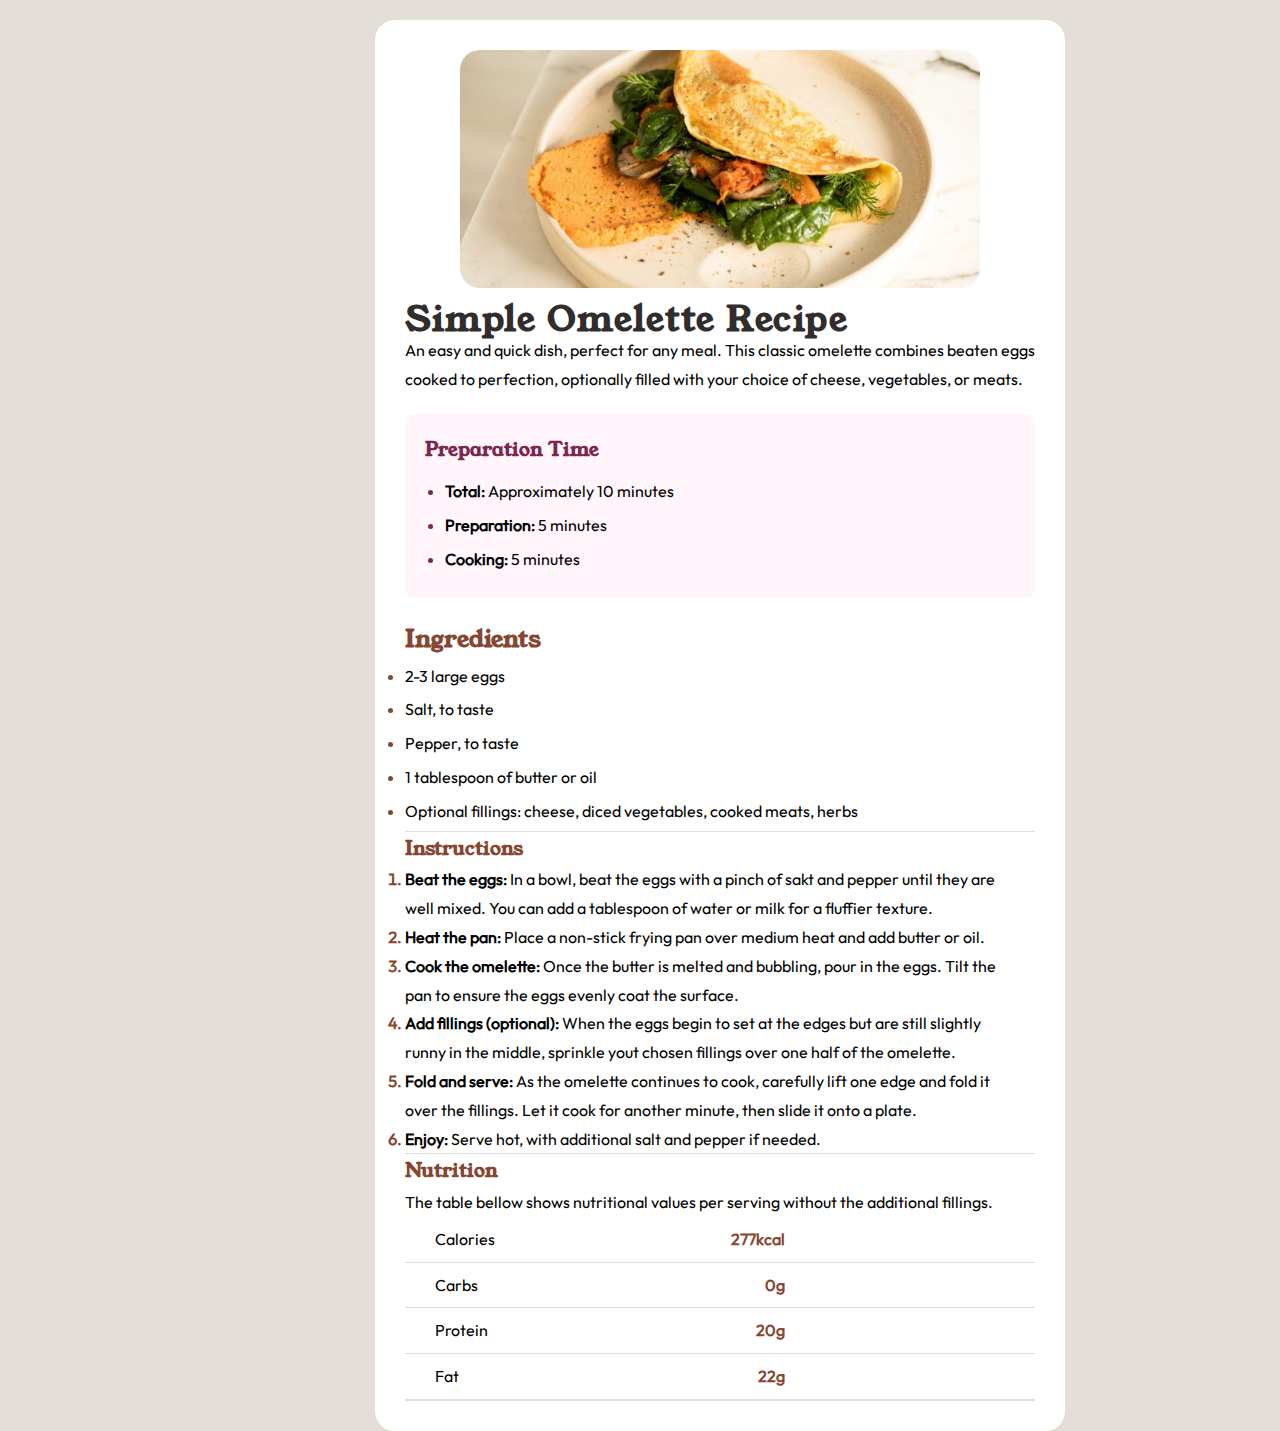
<file: index.html>
<!DOCTYPE html>
<html lang="pt-br">
    <head>
        <meta charset="UTF-8">
        <title>Recipe Page</title>
        <meta name="viewport" content="width=device-width, initial-scale=1.0">
        <link rel="stylesheet" href="html/public/css/global.css"/>
        <link rel="stylesheet" href="html/public/css/font.css"/>
        <link rel="stylesheet" href="style.css"/>
        <link rel="icon" type="image/png" href="html/public/assets/images/favicon-32x32.png"/>
    </head>
    <body>
        <main>
            <img class="img" src="html/public/assets/images/image-omelette.jpeg" alt="omelette" />
        
            <section>
                <div class="description">
                    <h1>Simple Omelette Recipe</h1>
                    <p>An easy and quick dish, perfect for any meal. This classic omelette combines beaten eggs <br>cooked to perfection, optionally filled with your choice of cheese, vegetables, or meats.</p>
                </div>
                <div class="preparation">
                    <h3>Preparation Time</h3>
                    <ul>
                        <li><b>Total:</b> Approximately 10 minutes</li>
                        <li><b>Preparation:</b> 5 minutes</li>
                        <li><b>Cooking:</b> 5 minutes</li>
                    </ul>
                </div>
                <div class="ingredients">
                    <h2>Ingredients</h2>
                    <ul>
                        <li>2-3 large eggs</li>
                        <li>Salt, to taste</li>
                        <li>Pepper, to taste</li>
                        <li>1 tablespoon of butter or oil</li>
                        <li>Optional fillings: cheese, diced vegetables, cooked meats, herbs</li>
                    </ul>
                </div>
                <div class="instructions">
                    <h3>Instructions</h3>
                    <ol>
                        <b><li>Beat the eggs:</b> In a bowl, beat the eggs with a pinch of sakt and pepper until they are <br>well mixed. You can add a tablespoon of water or milk for a fluffier texture.</b>
                        <b><li>Heat the pan:</b> Place a non-stick frying pan over medium heat and add butter or oil.</li>
                        <b><li>Cook the omelette:</b> Once the butter is melted and bubbling, pour in the eggs. Tilt the <br>pan to ensure the eggs evenly coat the surface.</li>
                        <b><li>Add fillings (optional):</b> When the eggs begin to set at the edges but are still slightly <br>runny in the middle, sprinkle yout chosen fillings over one half of the omelette.</li>
                        <b><li>Fold and serve:</b> As the omelette continues to cook, carefully lift one edge and fold it <br>over the fillings. Let it cook for another minute, then slide it onto a plate.</li>
                        <b><li>Enjoy:</b> Serve hot, with additional salt and pepper if needed.</li>
                    </ol>
                </div>
                <div class="nutrition">
                    <h3>Nutrition</h3>
                    <p>The table bellow shows nutritional values per serving without the additional fillings.</p>
                    <div class="row">
                        <span>Calories</span>
                        <span class="value">277kcal</span>
                    </div>
                    <div class="row">
                        <span>Carbs</span>
                        <span class="value">0g</span>
                    </div>
                    <div class="row">
                        <span>Protein</span>
                        <span class="value">20g</span>
                    </div>
                    <div class="row">
                        <span>Fat</span>
                        <span class="value">22g</span>
                    </div>
                </div>
            </section>
        </main>
    </body>
</html>
</file>
<file: html/public/css/global.css>
* {
    padding: 0px;
    margin: 0px;
}
</file>
<file: html/public/css/font.css>
* {
    color: black;
}
</file>
<file: style.css>
body {
    display: flex;
    font-family: 'outfit';
    background-color: hsl(30, 18%, 87%);
    width: 1440px;
    align-items: center;
    flex-direction: column;
    font-size: 16px;
    color:hsl(30, 10%, 34%);
    line-height: 1.8;
}

main{
    display:flex;
    flex-direction:column ;
    justify-content: center;
    align-items: center;

    background-color: white;
    border-radius: 20px;
    
    margin-top:20px;
    padding:30px;
    width: fit-content;
    height: fit-content;
}
.img{
    width: 520px;
    border-radius: 20px;
    margin-left: -10px;
    margin-right: -10px;
}

section{
    display: flex;
    flex-direction: column;
}

.description{
    display: flex;
    flex-direction: column;
}
.description h1{
    font-family: 'young-serif';
    color: hsl(24, 5%, 18%);
    font-size: 35px;
    letter-spacing: 1.5px;
}
.description p {
    margin-top: -15px;
}



.preparation{
    background-color: hsl(330, 100%, 98%);
    border-radius: 10px;
    padding:20px;
    margin:20px 0;
}
.preparation h3{
    color: hsl(332, 51%, 32%);
    margin-top: 0;
    font-family: 'young-serif';
}
.preparation ul{
    list-style: disc;
    padding-left: 20px;
    margin: 10px 0 0 0;
}
.preparation ul li::marker{
    color:hsl(332, 51%, 32%);
}
.preparation li{
    margin-bottom:5px ;
    font-size: 16px;
}


.ingredients{
    border-bottom: #ddd 1px solid;
}
.ingredients h2{
    color:hsl(14, 45%, 36%);
    font-family: 'young-serif';
}
.ingredients ul li::marker{
    color:hsl(14, 45%, 36%);
}
.ingredients li{
    margin-bottom: 5px;
}


.instructions{
    border-bottom: solid 1px #ddd;
}
.instructions h3{
    color:hsl(14, 45%, 36%);
    font-family: 'young-serif';
}
.instructions ol li::marker{
    color:hsl(14, 45%, 36%);
    font-weight: bold;
}
b {
    font-weight: bolder;
}

.nutrition{
    border-bottom: 1px solid #ddd;
}
.nutrition h3{
    color:hsl(14, 45%, 36%);
    font-family: 'young-serif';
}

.row {
  display: flex;
  justify-content: space-between;
  padding: 8px 0;
  border-bottom: 1px solid #ddd;
}
.row span{
    margin-left: 30px;
}
.value{
    font-weight: bolder;
    color:hsl(14, 45%, 36%);
    margin-right: 250px;
}



@font-face {
    font-family:'outfit';
    src: url('html/public/assets/fonts/outfit/Outfit-VariableFont_wght.ttf') format('truetype');
    font-style: normal;
    font-weight: normal;
}
@font-face {
    font-family:'young-serif';
    src: url('html/public/assets/fonts/young-serif/YoungSerif-Regular.ttf') format('truetype');
    font-style: normal;
    font-weight: normal;
}



@media (max-width: 375px) {
body {
    width: 375px;
    font-size: 8px;
    line-height: 2.2;
}

main{
    border-radius: 0;
    
    margin:0px;
    padding:0px;
    width: 375px;
    height: fit-content;
}
.img{
    width: 375px;
    border-radius:0px;
    margin-left: 0px;
    margin-right: 0px;
}

.description h1{
    font-size: 16px;
}
.description p {
    margin-top: -15px;
}

.preparation li{
    margin-bottom:5px ;
    font-size: 8px;
}

.ingredients li{
    margin-bottom: 5px;
}

.instructions h3{
    font-size: 12px;
}

.nutrition{
    margin-bottom: 20px;
}
.nutrition h3{
    font-size: 12px;
}

.row span{
    margin-left: 30px;
}
.value{
    margin-right: 140px;
}
}
</file>
